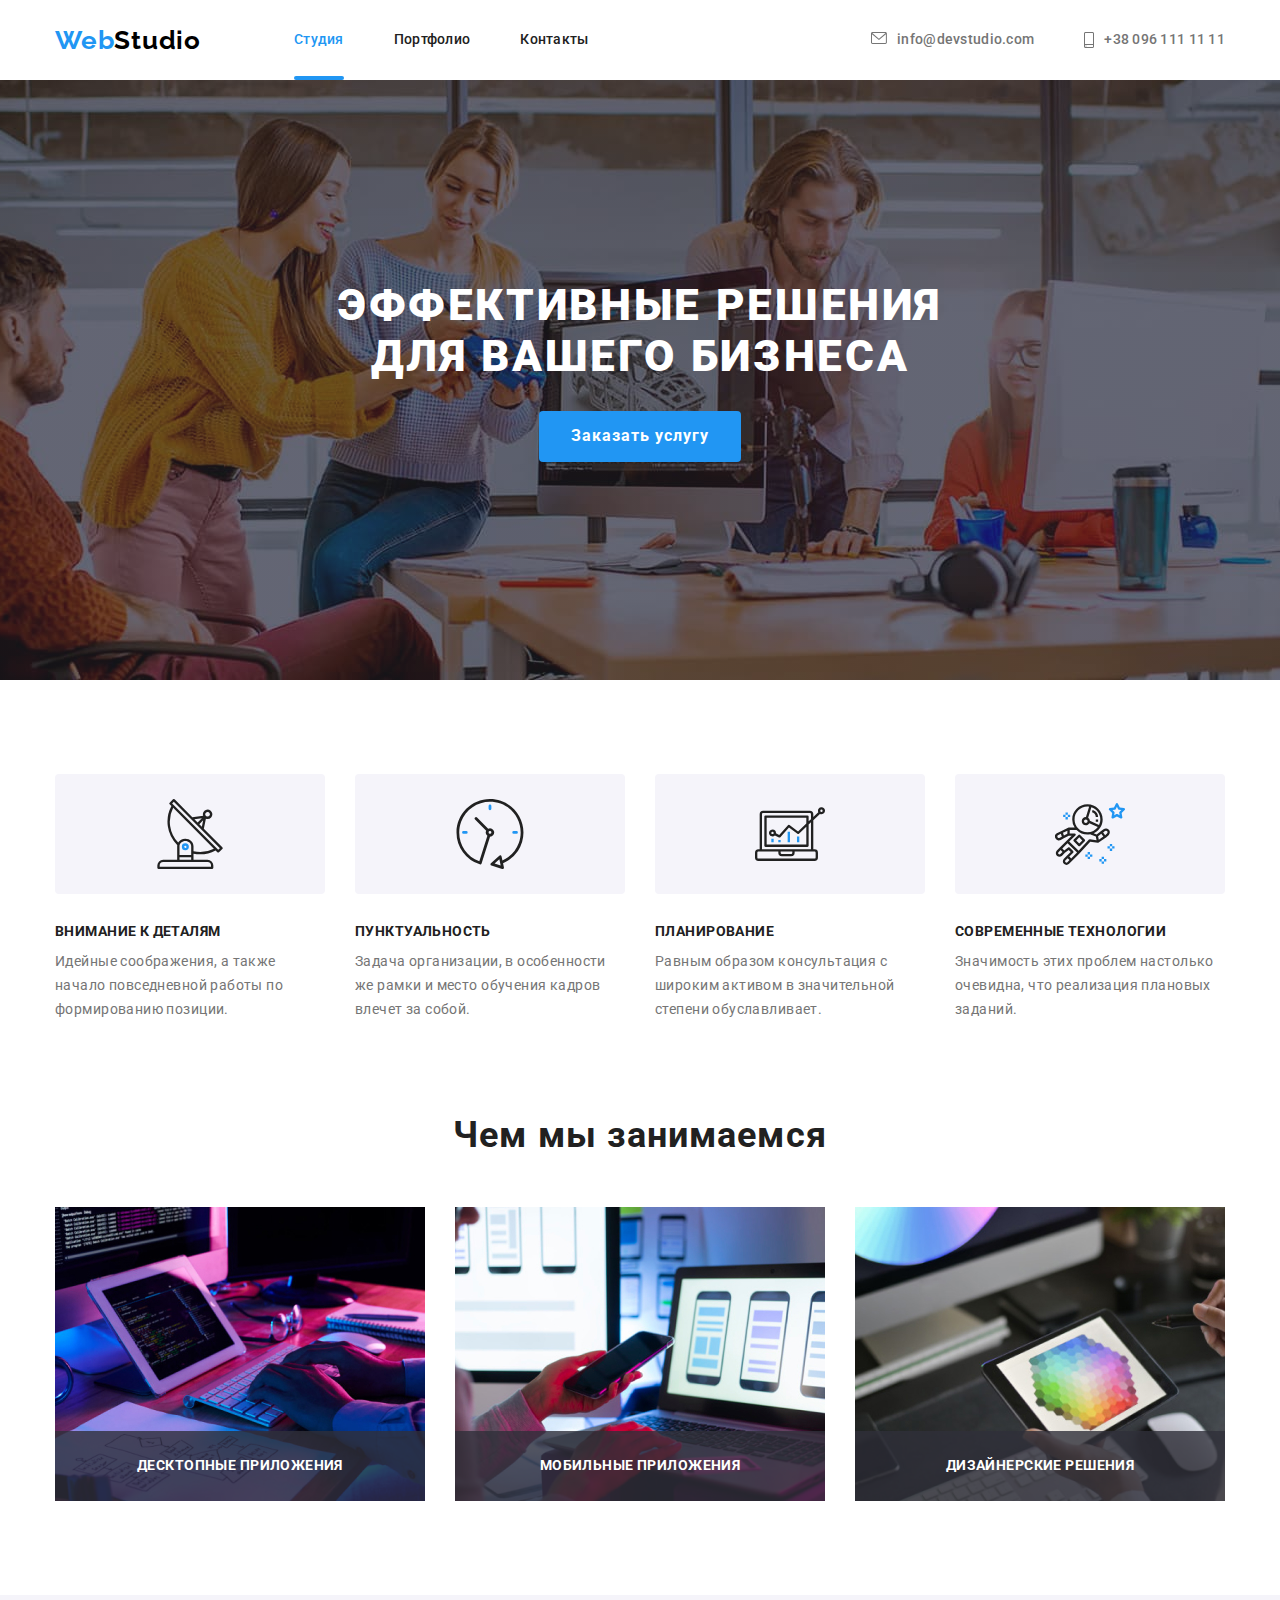
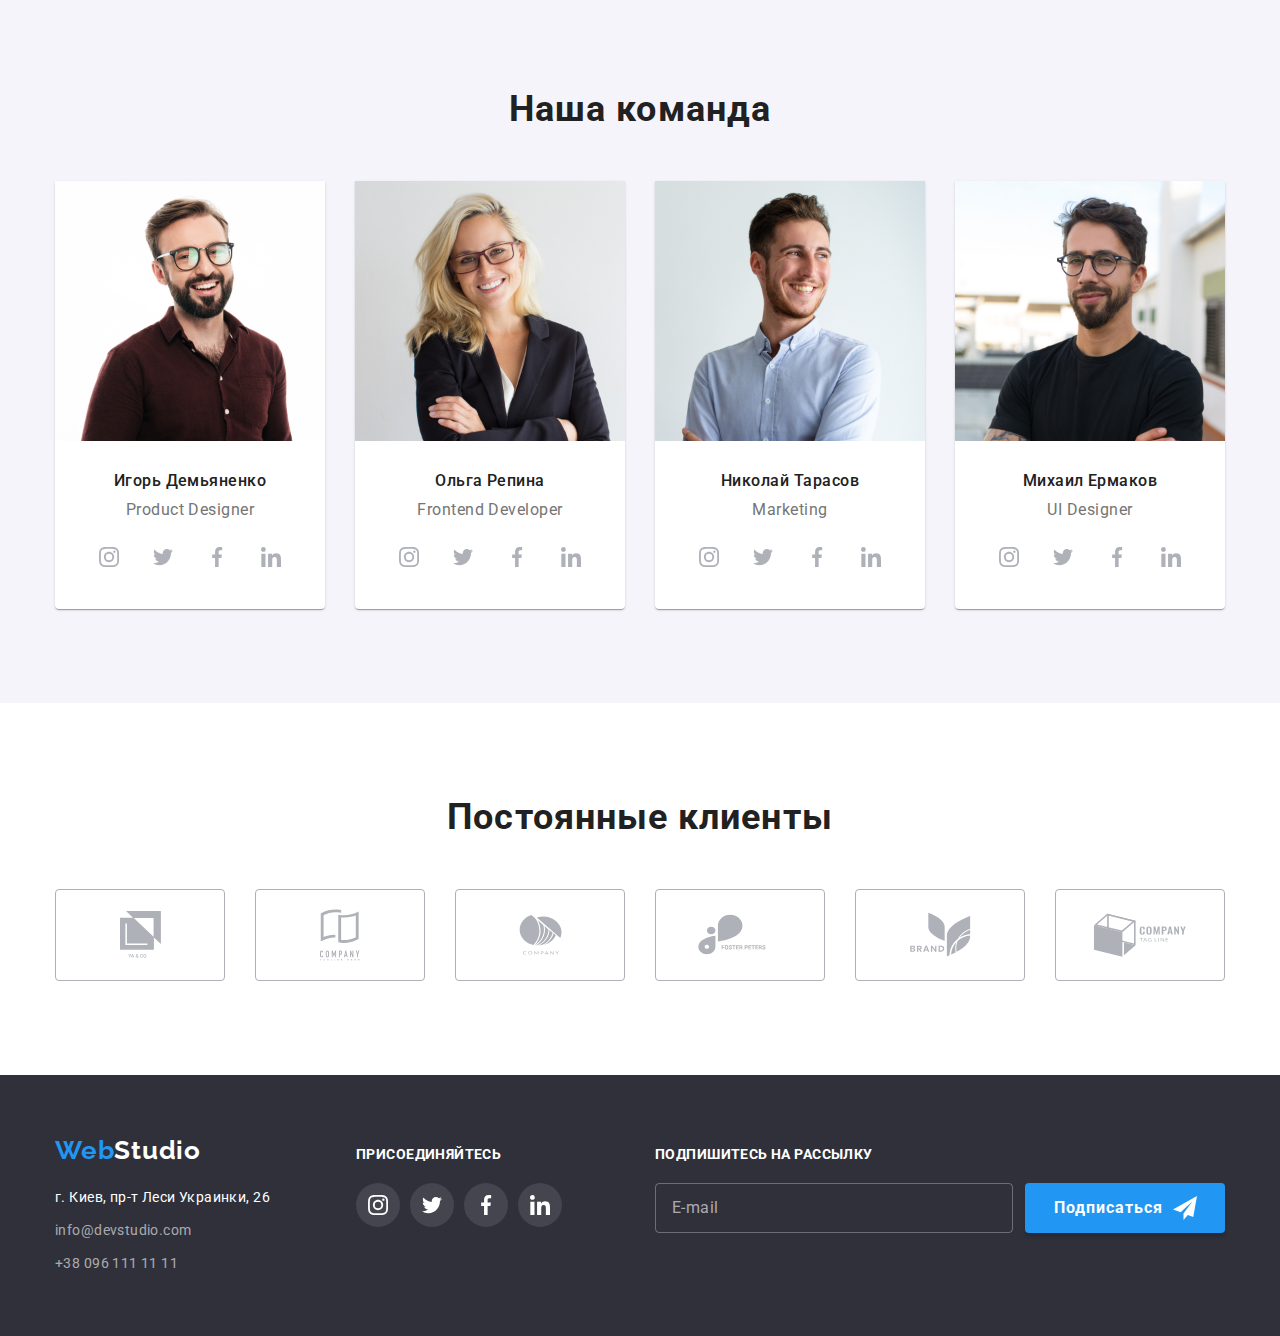
<file: index.html>
<!DOCTYPE html>
<html lang="ru">

<head>
    <meta charset="UTF-8">
    <meta http-equiv="X-UA-Compatible" content="IE=edge">
    <meta name="viewport" content="width=device-width, initial-scale=1.0">
    <title>Business</title>
    <link rel="preconnect" href="https://fonts.googleapis.com">
    <link rel="preconnect" href="https://fonts.gstatic.com" crossorigin>
    <link href="https://fonts.googleapis.com/css2?family=Raleway:wght@700&family=Roboto:wght@400;500;700;900&display=swap"
        rel="stylesheet">
    <link rel="stylesheet" href="https://cdnjs.cloudflare.com/ajax/libs/modern-normalize/1.1.0/modern-normalize.min.css" />
    <link rel="stylesheet" href="./css/style.css" />
</head>
 
<body>

    <!--Шапка сайта-->
    <header>
        <div class="container main-nav">
                <nav class="main-nav">
                    <a lang="en" href="" class="logo">
                        <span class="main-logo">Web</span><span class="secondary-logo">Studio</span>
                    </a>
                    <ul class="site-nav list">
                        <li class="item"><a href="./index.html" class="link current">Студия</a></li>
                        <li class="item"><a href="./portfolio.html" class="link">Портфолио</a></li>
                        <li class="item"><a href="" class="link">Контакты</a></li>
                    </ul>
                </nav>
                <div class="info">
                    <a href="mailto:info@devstudio.com" class="connect">
                        <svg class="icon-envelope" width=16 height=12>
                            <use href="./images/symbol-defs.svg#icon-envelope"></use>
                        </svg>
                        info@devstudio.com</a>
                    <a href="tel:+380961111111" class="connect last">
                        <svg class="icon-smartphone" width=10 height=16>
                            <use href="./images/symbol-defs.svg#icon-smartphone"></use>
                        </svg>+38 096 111 11 11</a>
                </div>
        </div>
    </header>
    <main>
        <!--Заказ-->
        <section class="hero overlay">
                <h1 class="hero-title">Эффективные решения для вашего бизнеса</h1>
                <button type="button" class="button primery" data-modal-open>Заказать услугу</button>
        </section>

        <!--Преимущества-->
        <section class="section">
            <div class="container">
                <ul class="feature list">
                    <li class="feature-item">
                        <div class="feature-background">
                            <svg width=70 height=70>
                                <use href="./images/symbol-defs.svg#icon-antenna"></use>
                            </svg>
                        </div>
                        <h3 class="title">Внимание к деталям</h3>
                        <p class="text-idea">Идейные соображения, а также начало повседневной работы по формированию позиции.</p>
                    </li>
                    <li class="feature-item">
                        <div class="feature-background">
                            <svg width=70 height=70>
                                <use href="./images/symbol-defs.svg#icon-clock"></use>
                            </svg>
                        </div>
                        <h3 class="title">Пунктуальность</h3>
                        <p class="text-idea">Задача организации, в особенности же рамки и место обучения кадров влечет за собой.</p>
                    </li>
                    <li class="feature-item">
                        <div class="feature-background">
                            <svg width=70 height=70>
                                <use href="./images/symbol-defs.svg#icon-diagram"></use>
                            </svg>
                        </div>
                        <h3 class="title">Планирование</h3>
                        <p class="text-idea">Равным образом консультация с широким активом в значительной степени обуславливает.</p>
                    </li>
                    <li class="feature-item">
                        <div class="feature-background">
                            <svg width=70 height=70>
                                <use href="./images/symbol-defs.svg#icon-astronaut"></use>
                            </svg>
                        </div>
                        <h3 class="title">Современные технологии</h3>
                        <p class="text-idea">Значимость этих проблем настолько очевидна, что реализация плановых заданий.</p>
                    </li>
                </ul>
            </div>
        </section>

        <!--Чем занимаемся-->
        <section class="section work">
            <div class="container">
                <h2 class="section-title">Чем мы занимаемся</h2>
                <ul class="list works">
                    <li class="pic">
                            <div class="work-image"> 
                                <img src="./images/box1.jpg" alt="Верстка сайтов" width="370"> 
                                <div class="work-title ">
                                    <h3 class="work-header">ДЕСКТОПНЫЕ ПРИЛОЖЕНИЯ</h3>
                                </div>
                                
                            </div>
                    </li>
                    <li class="pic">
                            <div class="work-image">
                                <img src="./images/box2.jpg" alt="Адаптация сайтов" width="370">
                                <div class="work-title ">
                                    <h3 class="work-header">МОБИЛЬНЫЕ ПРИЛОЖЕНИЯ</h3>
                                </div>
                                
                            </div>
                    </li>
                    <li class="pic">
                        <div class="work-image">
                            <img src="./images/box3.jpg" alt="Стилизирование сайтов" width="370">
                            <div class="work-title">
                                <h3 class="work-header">ДИЗАЙНЕРСКИЕ РЕШЕНИЯ</h3>
                            </div>
                            
                        </div>
                    </li>
                </ul>
            </div>
        </section>

        <!--Команда-->
        <section class="section team">
            <div class="container">
                <h2 class="section-title">Наша команда</h2>
                <ul class="team-list list">
                    <li class="team-item">
                            <img src="./images/igor.jpg" alt="Фото Игоря" width="270">
                        <div class="team-name">
                            <h3 class="team-hero">Игорь Демьяненко</h3>
                            <p lang="en" class="profession">Product Designer</p>
                            <ul class="team-icons">
                                <li>
                                    <a href="#" class="social-link">
                                        <svg class="icon-link" width="20px" height="20px">
                                            <use href="./images/symbol-defs.svg#icon-instagramm"></use>
                                        </svg>
                                    </a>
                                </li>
                                <li>
                                    <a href="#" class="social-link">
                                        <svg class="icon-link" width="20px" height="20px">
                                            <use href="./images/symbol-defs.svg#icon-twitter"></use>
                                        </svg>
                                    </a>
                                </li>
                                <li>
                                    <a href="#" class="social-link">
                                        <svg class="icon-link" width="20px" height="20px">
                                            <use href="./images/symbol-defs.svg#icon-facebook"></use>
                                        </svg>
                                    </a>
                                </li>
                                <li>
                                    <a href="#" class="social-link">
                                        <svg class="icon-link" width="20px" height="20px">
                                            <use href="./images/symbol-defs.svg#icon-linkedin"></use>
                                        </svg>
                                    </a>
                                </li>
                            </ul>
                        </div>
                    </li>
                    <li class="team-item">
                            <img src="./images/olga.jpg" alt="Фото Ольги" width="270">
                        <div class="team-name">
                            <h3 class="team-hero">Ольга Репина</h3>
                            <p lang="en" class="profession">Frontend Developer</p>
                            <ul class="team-icons">
                                <li>
                                    <a href="#" class="social-link">
                                        <svg class="icon-link" width="20px" height="20px">
                                            <use href="./images/symbol-defs.svg#icon-instagramm"></use>
                                        </svg>
                                    </a>
                                </li>
                                <li>
                                    <a href="#" class="social-link">
                                        <svg class="icon-link" width="20px" height="20px">
                                            <use href="./images/symbol-defs.svg#icon-twitter"></use>
                                        </svg>
                                    </a>
                                </li>
                                <li>
                                    <a href="#" class="social-link">
                                        <svg class="icon-link" width="20px" height="20px">
                                            <use href="./images/symbol-defs.svg#icon-facebook"></use>
                                        </svg>
                                    </a>
                                </li>
                                <li>
                                    <a href="#" class="social-link">
                                        <svg class="icon-link" width="20px" height="20px">
                                            <use href="./images/symbol-defs.svg#icon-linkedin"></use>
                                        </svg>
                                    </a>
                                </li>
                            </ul>
                        </div>
                    </li>
                    <li class="team-item">
                            <img src="./images/nikolay.jpg" alt="Фото Николая" width="270">
                        <div class="team-name">
                            <h3 class="team-hero">Николай Тарасов</h3>
                            <p lang="en" class="profession">Marketing</p>
                            <ul class="team-icons">
                                <li>
                                    <a href="#" class="social-link">
                                        <svg class="icon-link" width="20px" height="20px">
                                            <use href="./images/symbol-defs.svg#icon-instagramm"></use>
                                        </svg>
                                    </a>
                                </li>
                                <li>
                                    <a href="#" class="social-link">
                                        <svg class="icon-link" width="20px" height="20px">
                                            <use href="./images/symbol-defs.svg#icon-twitter"></use>
                                        </svg>
                                    </a>
                                </li>
                                <li>
                                    <a href="#" class="social-link">
                                        <svg class="icon-link" width="20px" height="20px">
                                            <use href="./images/symbol-defs.svg#icon-facebook"></use>
                                        </svg>
                                    </a>
                                </li>
                                <li>
                                    <a href="#" class="social-link">
                                        <svg class="icon-link" width="20px" height="20px">
                                            <use href="./images/symbol-defs.svg#icon-linkedin"></use>
                                        </svg>
                                    </a>
                                </li>
                            </ul>
                        </div>
                    </li>
                    <li class="team-item">
                            <img src="./images/mihail.jpg" alt="Фото Михаила" width="270">
                        <div class="team-name">
                            <h3 class="team-hero">Михаил Ермаков </h3>
                            <p lang="en" class="profession">UI Designer</p>
                            <ul class="team-icons">
                                <li>
                                    <a href="#" class="social-link">
                                        <svg class="icon-link" width="20px" height="20px">
                                            <use href="./images/symbol-defs.svg#icon-instagramm"></use>
                                        </svg>
                                    </a>
                                </li>
                                <li>
                                    <a href="#" class="social-link">
                                        <svg class="icon-link" width="20px" height="20px">
                                            <use href="./images/symbol-defs.svg#icon-twitter"></use>
                                        </svg>
                                    </a>
                                </li>
                                <li>
                                    <a href="#" class="social-link">
                                        <svg class="icon-link" width="20px" height="20px">
                                            <use href="./images/symbol-defs.svg#icon-facebook"></use>
                                        </svg>
                                    </a>
                                </li>
                                <li>
                                    <a href="#" class="social-link">
                                        <svg class="icon-link" width="20px" height="20px">
                                            <use href="./images/symbol-defs.svg#icon-linkedin"></use>
                                        </svg>
                                    </a>
                                </li>
                            </ul>
                        </div>
                    </li>
                </ul>
            </div>
        </section>
        <!--Клиенты-->
        <section class="section">
            <div class="container">
                <h2 class="section-title">Постоянные клиенты</h2>
                <ul class="clience-container  list">
                    <li>
                        <a href="#" class="clience-button">
                            <svg class="clience-link" width="41" height="47">
                                <use href="./images/symbol-defs.svg#icon-ya"> </use>
                            </svg>
                        </a>
                    </li>
                    <li>
                        <a href="#" class="clience-button">
                            <svg class="clience-link" width="40" height="52">
                                <use href="./images/symbol-defs.svg#icon-company"> </use>
                            </svg>
                        </a>
                    </li>
                    <li>
                        <a href="#" class="clience-button">
                            <svg class="clience-link" width="43" height="41">
                                <use href="./images/symbol-defs.svg#icon-object"> </use>
                            </svg>
                        </a>
                    </li>
                    <li>
                        <a href="#" class="clience-button">
                            <svg class="clience-link" width="84" height="41">
                                <use href="./images/symbol-defs.svg#icon-foster"> </use>
                            </svg>
                        </a>
                    </li>
                    <li>
                        <a href="#" class="clience-button">
                            <svg class="clience-link" width="63" height="45">
                                <use href="./images/symbol-defs.svg#icon-brand"> </use>
                            </svg>
                        </a>
                    </li>
                    <li>
                        <a href="#" class="clience-button">
                            <svg class="clience-link" width="94" height="44">
                                <use href="./images/symbol-defs.svg#icon-tag"> </use>
                            </svg>
                        </a>
                    </li>
                </ul>
            </div>

        </section>
    </main>

    <!--Footer-->
    <footer>
        <div class="container adress-information">
            <div>
                <a lang="en" href="" class="logo">
                    <span class="main-logo">Web</span><span class="secondary-item">Studio</span>
                </a>
                <address>
                    <p class="adress">
                        г. Киев, пр-т Леси Украинки, 26
                    </p>
                    <div class="adress-link">
                        <a href="mailto:info@devstudio.com" class="secondary-connect">info@devstudio.com</a>
                        <a href="tel:+380961111111" class="secondary-connect">+38 096 111 11 11</a>
                    </div>
                </address>
            </div>
            <div class="invite">
                <h3 class="invite-header">ПРИСОЕДИНЯЙТЕСЬ</h3>
                <ul class="invite-items list">
                    <li>
                        <a href="#" class="invite-link">
                            <svg class="icon-social" width="20px" height="20px">
                                <use href="./images/symbol-defs.svg#icon-instagramm"></use>
                            </svg>
                        </a>
                    </li>
                    <li>
                        <a href="#" class="invite-link">
                            <svg class="icon-social" width="20px" height="20px">
                                <use href="./images/symbol-defs.svg#icon-twitter"></use>
                            </svg>
                        </a>
                    </li>
                    <li>
                        <a href="#" class="invite-link">
                            <svg class="icon-social" width="20px" height="20px">
                                <use href="./images/symbol-defs.svg#icon-facebook"></use>
                            </svg>
                        </a>
                    </li>
                    <li>
                        <a href="#" class="invite-link">
                            <svg class="icon-social" width="20px" height="20px">
                                <use href="./images/symbol-defs.svg#icon-linkedin"></use>
                            </svg>
                        </a>
                    </li>
                </ul>

            </div>
            <form class="footer-form">
                <h3 class="invite-header">ПОДПИШИТЕСЬ НА РАССЫЛКУ</h3>
                <div class="footer-form-center">
                <input class="footer-form-input" type="email" name="name" placeholder="E-mail">
                <button class="footer-form-button" type="submit">Подписаться 
                    <svg class="footer-form-button-icon" width="24" height="24">
                        <use href="./images/modal-actives.svg#icon-icon-send"></use>
                    </svg>
                </button>
                </div>
            </form>
        </div>
        
    </footer>
    <div class="backdrop is-hidden" data-modal>
        <div class="modal">
            <button data-modal-close class="modal-close-button">
                <svg class="icon-close-button" width="11px" height="11px"> 
                    <use href="./images/close-button-modal.svg#icon-modal-close-button"></use>
                </svg>
            </button>
            <h2 class="modal-header">Оставьте свои данные, мы вам перезвоним</h2>
            <form class="form-modal">
                <div class="form-field">
                    <label for="name" class="modal-label">Имя</label>
                    <input type="text" name="name" id="name" class="form-input">
                    <svg class="form-field-icon" width="18" height="18">
                        <use href="./images/modal-actives.svg#icon-person-black-18dp-1"></use>
                    </svg>
                </div>

                <div class="form-field">
                    <label for="tel" class="modal-label">Телефон</label>
                    <input type="tel" name="tel" id="tel" class="form-input">
                    <svg class="form-field-icon" width="18" height="18">
                        <use href="./images/modal-actives.svg#icon-phone-black-18dp-1"></use>
                    </svg>
                 </div>

                <div class="form-field">
                    <label for="mail" class="modal-label">Почта</label>
                    <input type="mail" name="mail" id="mail" class="form-input">
                    <svg class="form-field-icon" width="18" height="18">
                        <use href="./images/modal-actives.svg#icon-email-black-18dp-1"></use>
                    </svg>
                </div>

                <div class="form-field last-field">
                    <label for="comment" class="modal-label">Коментарий</label>
                    <textarea  class="placeholder-area" name="text" id="comment" placeholder="Введите текст"></textarea>
                    
                </div>
                <label class="checkbox-label">
                    <input type="checkbox" name="" class="checkbox-modal">
                    <span class="checkbox-icon"></span>
                    Соглашаюсь с рассылкой и принимаю&#160;<a href="#">Условия
                        договора</a>    
                    </label>
                <button class="modal-button" type="submit">Отправить</button>
            </form>
        </div>
        
    </div>


    
    <script src="./js/modal.js"></script>
</body>
</html>
</file>
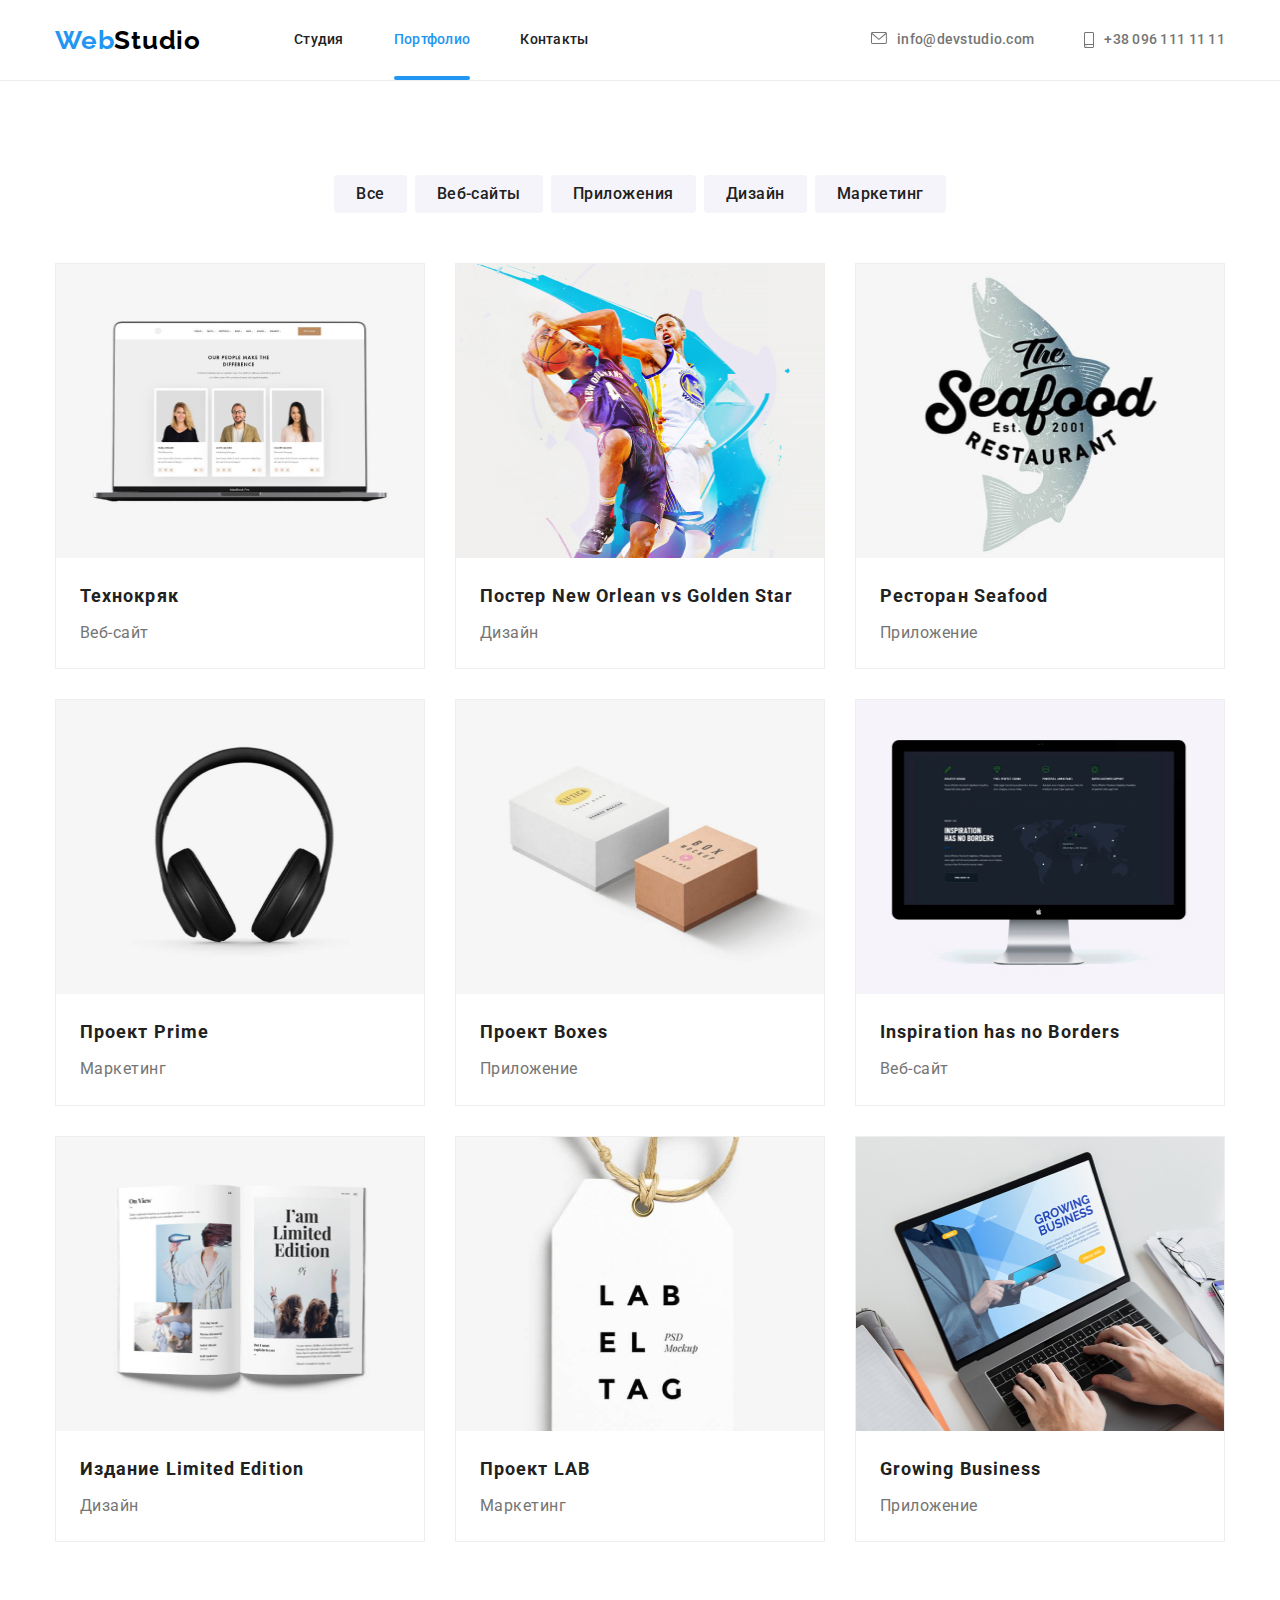
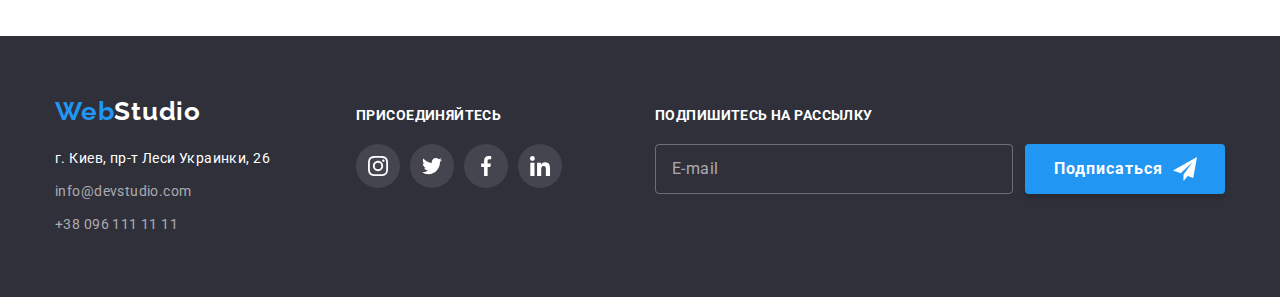
<file: portfolio.html>
<!DOCTYPE html>
<html lang="ru">

<head>
    <meta charset="UTF-8">
    <meta http-equiv="X-UA-Compatible" content="IE=edge">
    <meta name="viewport" content="width=device-width, initial-scale=1.0">
    <title>Business</title>
    <link rel="preconnect" href="https://fonts.googleapis.com">
    <link rel="preconnect" href="https://fonts.gstatic.com" crossorigin>
    <link href="https://fonts.googleapis.com/css2?family=Raleway:wght@700&family=Roboto:wght@400;500;700;900&display=swap"
        rel="stylesheet">
    <link rel="stylesheet" href="https://cdnjs.cloudflare.com/ajax/libs/modern-normalize/1.1.0/modern-normalize.min.css">
    <link rel="stylesheet" href="./css/style.css">
</head>

<body>

    <!--Шапка сайта-->
    <header class="border">
        <div class="container main-nav ">
            <nav class="main-nav">
                <a lang="en" href="" class="logo">
                    <span class="main-logo">Web</span><span class="secondary-logo">Studio</span>
                </a>
                <ul class="site-nav list">
                    <li class="item"><a href="./index.html" class="link">Студия</a></li>
                    <li class="item"><a href="./portfolio.html" class="link current">Портфолио</a></li>
                    <li class="item"><a href="" class="link">Контакты</a></li>
                </ul>
            </nav>
            <div class="info">
                <a href="mailto:info@devstudio.com" class="connect">
                    <svg class="icon-envelope" width=16 height=12>
                        <use href="./images/symbol-defs.svg#icon-envelope"></use>
                    </svg>
                    info@devstudio.com</a>
                <a href="tel:+380961111111" class="connect last">
                    <svg class="icon-smartphone" width=10 height=16>
                        <use href="./images/symbol-defs.svg#icon-smartphone"></use>
                    </svg>+38 096 111 11 11</a>
            </div>
        </div>
    </header>
    <main>
        <!--CARDS-->
        <section class="section">
            <div class="container benefits">

                <ul class="buttons list">
                    <li class="btn"><button type="button" class="button">Все</button></li>
                    <li class="btn"><button type="button" class="button">Веб-сайты</button></li>
                    <li class="btn"><button type="button" class="button">Приложения</button></li>
                    <li class="btn"><button type="button" class="button">Дизайн</button></li>
                    <li class="btn"><button type="button" class="button">Маркетинг</button></li>
                </ul>

                <ul class="card-set list">

                    <li class="card-set-item">
                        <a href="#" class="card-link">
                            <div class="card-thumb">
                                <img src="./images/portfolio/techno.jpg" alt="Ноутбук с фото наших сотрудников" width="370"
                                        height="294">
                                 <div class="card-overlay ">
                                     <p class="list">Технокряк это современная площадка распространения коронавируса. Компании используют эту платформу для цифрового
                                        шпионажа и атак на защищённые сервера конкурентов.</p>
                                 </div>
                            </div>
                                <div class="card-content">
                                    <h2 class="card-heading">Технокряк</h2>
                                    <p class="subtitle">Веб-сайт</p>
                                </div>
                         </a>  
                    </li>

                    <li class="card-set-item">
                        <a href="#" class="card-link">
                            <div class="card-thumb">
                                <img src="./images/portfolio/basket.jpg" alt="Двое баскетболистов в игре" width="370"
                                        height="294">
                                    <div class="card-overlay ">
                                        <p class="list">Технокряк это современная площадка распространения коронавируса. Компании используют эту платформу
                                            для цифрового
                                            шпионажа и атак на защищённые сервера конкурентов.</p>
                                    </div>
                            </div>
                            <div class="card-content">
                                <h2 class="card-heading">Постер New Orlean vs Golden Star</h2>
                                <p class="subtitle">Дизайн</p>
                            </div>
                        </a>  
                    </li>

                    <li class="card-set-item">
                        <a href="#" class="card-link">
                            <div class="card-thumb">
                                <img src="./images/portfolio/seafood.jpg" alt="Логотип ресторана в виде рыбы и название" width="370"
                                        height="294">
                                    <div class="card-overlay ">
                                        <p class="list">Технокряк это современная площадка распространения коронавируса. Компании используют эту платформу
                                            для цифрового
                                            шпионажа и атак на защищённые сервера конкурентов.</p>
                                    </div>
                            </div>
                            <div class="card-content">
                                <h2 class="card-heading">Ресторан Seafood</h2>
                                <p class="subtitle">Приложение</p>
                            </div>
                        </a>
                        
                    </li>

                    <li class="card-set-item">
                        <a href="#" class="card-link">
                            <div class="card-thumb">
                                <img src="./images/portfolio/prime.jpg" alt="Изображение наушников" width="370"
                                    height="294">
                                <div class="card-overlay ">
                                    <p class="list">Технокряк это современная площадка распространения коронавируса. Компании используют эту платформу
                                        для цифрового
                                        шпионажа и атак на защищённые сервера конкурентов.</p>
                                </div>
                            </div>
                            <div class="card-content">
                                <h2 class="card-heading">Проект Prime</h2>
                                <p class="subtitle">Маркетинг</p>
                            </div>
                        </a>   
                    </li>

                    <li class="card-set-item">
                        <a href="#" class="card-link">
                            <div class="card-thumb">
                            <img src="./images/portfolio/boxes.jpg" alt="Изображение двух коробок" width="370"
                                height="294">
                                <div class="card-overlay ">
                                    <p class="list">Технокряк это современная площадка распространения коронавируса. Компании используют эту платформу
                                        для цифрового
                                        шпионажа и атак на защищённые сервера конкурентов.</p>
                                </div>
                            </div>
                            <div class="card-content">
                                <h2 class="card-heading">Проект Boxes</h2>
                                <p class="subtitle">Приложение</p>
                            </div>
                        </a>
                        
                    </li>

                    <li class="card-set-item">
                        <a href="#" class="card-link">
                            <div class="card-thumb">
                                <img src="./images/portfolio/inspiration.jpg" alt="Монитор с надписью и картой" width="370"
                                    height="294">
                                <div class="card-overlay ">
                                    <p class="list">Технокряк это современная площадка распространения коронавируса. Компании используют эту платформу
                                        для цифрового
                                        шпионажа и атак на защищённые сервера конкурентов.</p>
                                </div>
                            </div>
                            <div class="card-content">
                                <h2 class="card-heading">Inspiration has no Borders</h2>
                                <p class="subtitle">Веб-сайт</p>
                            </div>
                        </a>   
                    </li>

                    <li class="card-set-item">
                        <a href="#" class="card-link">
                            <div class="card-thumb">
                                <img src="./images/portfolio/limited.jpg" alt="Раскрытая книга" width="370"
                                    height="294">
                                <div class="card-overlay ">
                                    <p class="list">Технокряк это современная площадка распространения коронавируса. Компании используют эту платформу
                                        для цифрового
                                        шпионажа и атак на защищённые сервера конкурентов.</p>
                                </div>
                            </div>
                            <div class="card-content">
                                <h2 class="card-heading">Издание Limited Edition</h2>
                                <p class="subtitle">Дизайн</p>
                            </div>
                        </a>
                    </li>

                    <li class="card-set-item">
                        <a href="#" class="card-link">
                            <div class="card-thumb">
                                <img src="./images/portfolio/lab.jpg" alt="Лейба" width="370"
                                height="294">
                                <div class="card-overlay ">
                                    <p class="list">Технокряк это современная площадка распространения коронавируса. Компании используют эту платформу
                                        для цифрового
                                        шпионажа и атак на защищённые сервера конкурентов.</p>
                                </div>
                            </div>
                            <div class="card-content">
                                <h2 class="card-heading">Проект LAB</h2>
                                <p class="subtitle">Маркетинг</p>
                            </div>
                        </a>
                    </li>

                    <li class="card-set-item">
                        <a href="#" class="card-link">
                            <div class="card-thumb">
                                 <img src="./images/portfolio/growing.jpg" alt="Работа на ноутбуке" width="370"
                                    height="294">
                                <div class="card-overlay ">
                                    <p class="list">Технокряк это современная площадка распространения коронавируса. Компании используют эту платформу
                                        для цифрового
                                        шпионажа и атак на защищённые сервера конкурентов.</p>
                                </div>
                             </div>
                            <div class="card-content">
                                <h2 class="card-heading">Growing Business</h2>
                                <p class="subtitle">Приложение</p>
                            </div>
                        </a>
                    </li>
                </ul>
            </div>
        </section>
    </main>

    <!--Footer-->
    <footer>
        <div class="container adress-information">
            <div>
                <a lang="en" href="" class="logo">
                    <span class="main-logo">Web</span><span class="secondary-item">Studio</span>
                </a>
                <address>
                    <p class="adress">
                        г. Киев, пр-т Леси Украинки, 26
                    </p>
                    <div class="adress-link">
                        <a href="mailto:info@devstudio.com" class="secondary-connect">info@devstudio.com</a>
                        <a href="tel:+380961111111" class="secondary-connect">+38 096 111 11 11</a>
                    </div>
                </address>
            </div>
            <div class="invite">
                <h3 class="invite-header">ПРИСОЕДИНЯЙТЕСЬ</h3>
                <ul class="invite-items list">
                    <li>
                        <a href="#" class="invite-link">
                            <svg class="icon-social" width="20px" height="20px">
                                <use href="./images/symbol-defs.svg#icon-instagramm"></use>
                            </svg>
                        </a>
                    </li>
                    <li>
                        <a href="#" class="invite-link">
                            <svg class="icon-social" width="20px" height="20px">
                                <use href="./images/symbol-defs.svg#icon-twitter"></use>
                            </svg>
                        </a>
                    </li>
                    <li>
                        <a href="#" class="invite-link">
                            <svg class="icon-social" width="20px" height="20px">
                                <use href="./images/symbol-defs.svg#icon-facebook"></use>
                            </svg>
                        </a>
                    </li>
                    <li>
                        <a href="#" class="invite-link">
                            <svg class="icon-social" width="20px" height="20px">
                                <use href="./images/symbol-defs.svg#icon-linkedin"></use>
                            </svg>
                        </a>
                    </li>
                </ul>
        
            </div>
            <form class="footer-form">
                <h3 class="invite-header">ПОДПИШИТЕСЬ НА РАССЫЛКУ</h3>
                <div class="footer-form-center">
                    <input class="footer-form-input" type="email" name="name" placeholder="E-mail">
                    <button class="footer-form-button" type="submit">Подписаться
                        <svg class="footer-form-button-icon" width="24" height="24">
                            <use href="./images/modal-actives.svg#icon-icon-send"></use>
                        </svg>
                    </button>
                </div>
            </form>
        </div>
    </footer>
</body>

</html>
</file>
<file: css/style.css>
:root {
  --primery-text-color: #757575;
  --title-text-color: #212121;
  --accent-color: #2196f3;
  --primery-bcg-color: #ffffff;
  --card-set-gap: 30px;
  --card-shadow: 0px 2px 1px -1px rgba(0, 0, 0, 0.2),
    0px 1px 1px 0px rgba(0, 0, 0, 0.14), 0px 1px 3px 0px rgba(0, 0, 0, 0.12);
  --hero-gradient: rgba(47, 48, 58, 0.4);
  --drop-shadow: 0px 1px 1px rgba(0, 0, 0, 0.12),
    0px 4px 4px rgba(0, 0, 0, 0.06), 1px 4px 6px rgba(0, 0, 0, 0.16);
}

body {
  color: var(--primery-text-color);
  background-color: var(--primery-bcg-color);
  font-family: Roboto, sans-serif;
}

img {
  display: block;
  max-width: 100%;
}
a {
  text-decoration: none;
}

button {
  cursor: pointer;
}
/*УТИЛИТЫ*/

.list {
  padding: 0;
  margin: 0;
  list-style: none;
}

/*HEADER*/

.container {
  width: 1200px;
  padding-left: 15px;
  padding-right: 15px;
  margin-left: auto;
  margin-right: auto;
}
.logo {
  font-family: Raleway, sans-serif;
  font-weight: 700;
  font-size: 26px;
  line-height: 1.19;
  letter-spacing: 0.03em;
  text-decoration: none;
}
.main-logo {
  color: var(--accent-color);
}
.secondary-logo {
  color: #000000;
}

/*MAIN-NAV*/

.main-nav {
  display: flex;
  align-items: center;
}

/*BUTTON*/

.button {
  font-family: inherit;
  color: var(--title-text-color);
  background-color: #f5f4fa;
  border-radius: 4px;
  border: none;
}
.button.primery {
  padding: 10px 32px;

  color: var(--primery-bcg-color);
  background-color: var(--accent-color);
  font-family: inherit;
  font-weight: 700;
  font-size: 16px;
  line-height: 1.9;
  letter-spacing: 0.06em;
}

.buttons .button {
  padding: 6px 22px;

  font-weight: 500;
  font-size: 16px;
  line-height: 1.62;
  text-align: center;
  letter-spacing: 0.03em;
  transition: color 250ms cubic-bezier(0.4, 0, 0.2, 1),
    background-color 250ms cubic-bezier(0.4, 0, 0.2, 1),
    box-shadow 250ms cubic-bezier(0.4, 0, 0.2, 1);
}

.buttons .btn:not(:last-child) {
  margin-right: 8px;
}

.buttons {
  margin-bottom: 50px;
  display: flex;
  justify-content: center;
}

.buttons .button:hover,
.button:focus {
  color: var(--primery-bcg-color);
  background-color: var(--accent-color);
  box-shadow: var(--drop-shadow);
}

/*NAVIGATION*/

.site-nav {
  display: flex;
  margin-left: 93px;
}

.site-nav .item:not(:last-child) {
  margin-right: 50px;
}

.site-nav .link {
  position: relative;

  display: block;
  padding-top: 32px;
  padding-bottom: 32px;
  color: var(--title-text-color);
  font-weight: 500;
  font-size: 14px;
  line-height: 1.14;
  letter-spacing: 0.02em;
  text-decoration: none;

  transition: color 250ms cubic-bezier(0.4, 0, 0.2, 1);
}
.site-nav .link:hover,
.site-nav .link:focus {
  color: var(--accent-color);
}
.site-nav .link.current {
  color: var(--accent-color);
}

.link.current::after {
  content: " ";
  display: block;
  bottom: 0;
  left: 0;

  position: absolute;

  width: 100%;
  height: 4px;
  border-radius: 2px;
  background-color: var(--accent-color);
}

/*CONNECT*/

.connect {
  color: var(--primery-text-color);
  font-style: normal;
  font-weight: 500;
  font-size: 14px;
  line-height: 1.14;
  letter-spacing: 0.02em;
  text-decoration: none;
  display: inline-flex;

  transition: color 250ms cubic-bezier(0.4, 0, 0.2, 1);
}

.connect:hover,
.connect:focus {
  color: var(--accent-color);
  fill: var(--accent-color);
}
.connect.last {
  margin-left: 50px;
}

.icon-envelope {
  margin-right: 10px;
  fill: currentColor;
}

.icon-envelope:hover {
  fill: var(--accent-color);
}

.icon-smartphone {
  margin-right: 10px;
  fill: currentColor;
}

.icon-smartphone:hover {
  fill: var(--accent-color);
}

/*INFO*/

.info {
  margin-left: auto;
  display: inline-flex;
}

/*HERO*/

.hero {
  padding-top: 200px;
  padding-bottom: 200px;
  text-align: center;
  margin-bottom: 0;
}
.hero-title {
  margin-left: auto;
  margin-right: auto;
  margin-top: 0;
  margin-bottom: 30px;

  color: var(--primery-bcg-color);
  font-weight: 900;
  font-size: 44px;
  letter-spacing: 0.06em;
  text-transform: uppercase;
  width: 696px;
}

.overlay {
  max-width: 1600px;
  height: 600px;
  margin-left: auto;
  margin-right: auto;
  background-image: linear-gradient(
      to right,
      rgba(47, 48, 58, 0.4),
      rgba(47, 48, 58, 0.4)
    ),
    url("../images/bgd-img.jpg");
  background-repeat: no-repeat;
  background-position: center;
  background-size: cover;
}

/*СЕКЦИИ*/

.section {
  padding-top: 94px;
  padding-bottom: 94px;
}

.section-title {
  margin-top: 0px;
  margin-bottom: 50px;

  color: var(--title-text-color);
  font-weight: 700;
  font-size: 36px;
  line-height: 1.16;
  text-align: center;
  letter-spacing: 0.03em;
}

/*ПРЕИМУЩЕСТВА*/

.feature {
  display: flex;
}

.feature-item {
  flex-basis: calc(100% / 4);
}

.feature-item:not(:last-child) {
  margin-right: 30px;
}

.title {
  margin-top: 0;
  margin-bottom: 10px;

  color: var(--title-text-color);
  font-weight: 700;
  font-size: 14px;
  line-height: 1.14;
  letter-spacing: 0.03em;
  text-transform: uppercase;
}

.text-idea {
  margin-top: 0;
  margin-bottom: 0;

  color: var(--primery-text-color);
  font-weight: 400;
  font-size: 14px;
  line-height: 1.7;
  letter-spacing: 0.03em;
}

.feature-background {
  height: 120px;
  display: flex;
  justify-content: center;
  align-items: center;
  background-color: #f5f4fa;
  border-radius: 4px;
  margin-bottom: 30px;
}

/*ЧЕМ ЗАНИМАЕМСЯ*/

.work-image {
  position: relative;
}

.work-title {
  position: absolute;
  bottom: 0;
  width: 100%;
  height: 70px;
  background-color: rgba(47, 48, 58, 0.8);
  padding-top: 27px;
  padding-bottom: 27px;
}

.work-header {
  margin-top: 0;
  margin-bottom: 0;
  font-weight: bold;
  font-size: 14px;
  line-height: 1.14;
  text-align: center;
  letter-spacing: 0.03em;
  color: var(--primery-bcg-color);
}

.section.work {
  padding-top: 0;
}

.works {
  display: flex;
}

.pic:not(:last-child) {
  margin-right: 30px;
}

/*Команда*/
.team {
  background-color: #f5f4fa;
}

.team-list {
  display: flex;
}

.team-list > .team-item:not(:last-child) {
  margin-right: 30px;
}

.team-item {
  box-shadow: var(--card-shadow);
  border-radius: 0px 0px 4px 4px;
  background-color: var(--primery-bcg-color);
}

.team-icons {
  margin-top: 16px;
  list-style: none;
  display: flex;
  justify-content: space-between;
  padding-left: 32px;
  padding-right: 32px;
}

.social-link:hover,
.social-link:focus {
  fill: #fff;
  background-color: var(--accent-color);
  border-radius: 50%;
}

.social-link {
  width: 44px;
  height: 44px;
  display: flex;
  align-items: center;
  justify-content: center;
  fill: #afb1b8;
  background-color: var(--primery-bcg-color);
  border-radius: 50%;
  transition: fill 250ms cubic-bezier(0.4, 0, 0.2, 1),
    background-color 250ms cubic-bezier(0.4, 0, 0.2, 1);
}

.team-item .profession {
  margin-bottom: 0;
  margin-top: 10px;

  font-weight: 400;
  font-size: 16px;
  line-height: 1.2;
  letter-spacing: 0.03em;
  text-align: center;
}

.team-hero {
  margin-top: 0;
  margin-bottom: 0;
  font-weight: 500;
  color: var(--title-text-color);
  font-size: 16px;
  line-height: 1.2;
  letter-spacing: 0.03em;
  text-align: center;
}

.team-name {
  padding-top: 30px;
  padding-bottom: 30px;
}

/*КЛИЕНТЫ*/

.clience-container {
  display: flex;
  justify-content: space-between;
}

.clience-button {
  width: 170px;
  height: 92px;
  display: flex;
  align-items: center;
  justify-content: center;
  border: 1px solid #afb1b8;
  border-radius: 4px;
  transition: fill 250ms cubic-bezier(0.4, 0, 0.2, 1);
}

.clience-link {
  fill: #afb1b8;
  transition: fill 250ms cubic-bezier(0.4, 0, 0.2, 1);
}

.clience-button:hover .clience-link,
.clience-button:focus .clience-link {
  fill: var(--accent-color);
}

.clience-button:hover,
.clience-button:focus {
  border: 1px solid var(--accent-color);
}

/*FOOTER*/
footer {
  padding-top: 60px;
  padding-bottom: 60px;
  background-color: #2f303a;
}

.secondary-item {
  color: var(--primery-bcg-color);
}

.adress-information {
  display: flex;
}

.adress {
  margin-top: 20px;
  margin-bottom: 0;
  color: var(--primery-bcg-color);
  font-style: normal;
  font-weight: 400;
  font-size: 14px;
  line-height: 1.7;
  letter-spacing: 0.03em;
  width: 231px;
}

.adress-link {
  display: flex;
  flex-direction: column;
}

.secondary-connect:hover,
.secondary-connect:focus {
  color: var(--accent-color);
}

.secondary-connect {
  margin-top: 9px;
  color: rgba(255, 255, 255, 0.6);
  font-family: Roboto, sans-serif;
  font-style: normal;
  font-weight: normal;
  font-size: 14px;
  line-height: 1.71;
  letter-spacing: 0.03em;
  text-decoration: none;
  transition: color 250ms cubic-bezier(0.4, 0, 0.2, 1);
}

.invite {
  display: flex;
  flex-direction: column;
  margin-left: 70px;
  margin-top: 12px;
  width: 206px;
}

.invite-items {
  display: flex;
  justify-content: space-between;
  margin-top: 20px;
}

.invite-header {
  margin: 0;
  padding: 0;
  font-weight: bold;
  font-size: 14px;
  line-height: 1.14;
  letter-spacing: 0.03em;
  color: var(--primery-bcg-color);
}

.invite-link {
  width: 44px;
  height: 44px;
  display: flex;
  align-items: center;
  justify-content: center;
  fill: #fff;
  background-color: rgba(255, 255, 255, 0.1);
  border-radius: 50%;
  transition: background-color 250ms cubic-bezier(0.4, 0, 0.2, 1);
}

.invite-link:hover,
.invite-link:focus {
  background-color: var(--accent-color);
  border-radius: 50%;
}

.icon-social {
  fill: #fff;
}

.footer-form {
  margin-top: 12px;
  margin-left: 93px;
}

.footer-form-input {
  margin-top: 20px;
  padding: 0 0 0 16px;
  width: 358px;
  height: 50px;
  border: 1px solid rgba(255, 255, 255, 0.3);
  border-radius: 4px;
  background-color: transparent;
  color: var(--primery-bcg-color);
}

.footer-form-input:focus {
  border: 1px solid #2196f3;
  outline: none;
}

.footer-form-input::placeholder {
  font-size: 16px;
  line-height: 1.25;
  letter-spacing: 0.03em;
  color: rgba(255, 255, 255, 0.6);
}

.footer-form-center {
  display: flex;
  justify-content: center;
}

.footer-form-button {
  margin-top: 20px;
  margin-left: 12px;
  position: relative;
  padding: 10px 62px 10px 29px;
  width: 200px;
  height: 50px;
  font-weight: bold;
  font-size: 16px;
  line-height: 1.87;
  letter-spacing: 0.06em;
  color: var(--primery-bcg-color);

  background-color: var(--accent-color);
  box-shadow: 0px 4px 4px rgba(0, 0, 0, 0.15);
  border-radius: 4px;
  border: none;
}

.footer-form-button-icon {
  position: absolute;
  top: 13px;
  right: 28px;
}

/*MODAL*/

.backdrop {
  position: fixed;
  top: 0;
  left: 0;
  width: 100%;
  height: 100%;
  background-color: rgba(0, 0, 0, 0.2);
  opacity: 1;

  transition: opacity 250ms cubic-bezier(0.4, 0, 0.2, 1);
}

.backdrop.is-hidden {
  opacity: 0;
  pointer-events: none;
}

.backdrop.is-hidden .modal {
  transform: translate(-50%, -50%) scale(0.9);
}

.modal {
  position: absolute;
  top: 50%;
  left: 50%;

  padding: 40px;
  width: 528px;
  height: 581px;
  background-color: var(--primery-bcg-color);
  box-shadow: 0px 1px 3px rgba(0, 0, 0, 0.12), 0px 1px 1px rgba(0, 0, 0, 0.14),
    0px 2px 1px rgba(0, 0, 0, 0.2);
  border-radius: 4px;

  transform: translate(-50%, -50%) scale(1);

  transition: transform 250ms cubic-bezier(0.4, 0, 0.2, 1);
}

.modal-close-button {
  position: absolute;
  display: flex;
  align-items: center;
  justify-content: center;
  top: 8px;
  right: 8px;
  width: 30px;
  height: 30px;
  border: 1px solid rgba(0, 0, 0, 0.1);
  background-color: var(--primery-bcg-color);
  border-radius: 50%;
  transition: 250ms cubic-bezier(0.4, 0, 0.2, 1);
}

.modal-close-button:hover .icon-close-button,
.modal-close-button:focus .icon-close-button {
  fill: var(--accent-color);
}

.modal-close-button:focus {
  outline: none;
  border-color: var(--accent-color);
}

.modal-header {
  margin-top: 0;
  margin-bottom: 12px;
  font-weight: bold;
  font-size: 20px;
  line-height: 1.15;
  text-align: center;
  letter-spacing: 0.03em;
  color: var(--title-text-color);
}

.modal-label {
  margin-bottom: 4px;
  font-size: 12px;
  line-height: 1.16;
  letter-spacing: 0.01em;
  color: var(--primery-text-color);
}

.form-field {
  margin-bottom: 10px;
}

.form-field {
  position: relative;
  display: flex;
  flex-direction: column;
}

.form-field.last-field {
  margin-bottom: 0;
}

.form-input {
  margin: 0;
  padding: 12px 12px 12px 42px;
  border: 1px solid rgba(33, 33, 33, 0.2);
  border-radius: 4px;
  transition: 250ms cubic-bezier(0.4, 0, 0.2, 1);
}

.form-input:focus {
  border: 1px solid #2196f3;
  outline: none;
}

.form-input:focus + .form-field-icon {
  fill: var(--accent-color);
}

.placeholder-area {
  height: 120px;
  padding: 12px;
  font-size: 14px;
  line-height: 1.14;
  letter-spacing: 0.01em;

  border: 1px solid rgba(33, 33, 33, 0.2);
  border-radius: 4px;
  resize: none;
}

.placeholder-area:focus {
  border: 1px solid #2196f3;
  outline: none;
}

.placeholder-area::placeholder {
  color: rgba(117, 117, 117, 0.5);
}

.form-field-icon {
  position: absolute;
  top: 50%;
  left: 12px;
}

.checkbox-modal {
  position: absolute;
  width: 1px;
  height: 1px;
  margin: -1px;
  border: 0;
  padding: 0;
  clip: rect(0 0 0 0);
  overflow: hidden;
}

.checkbox-label {
  display: flex;
  align-items: center;
  margin-top: 20px;
  font-size: 14px;
  line-height: 1.71;
  letter-spacing: 0.03em;
  color: var(--primery-text-color);
}

.checkbox-label a {
  color: var(--accent-color);
  text-decoration-line: underline;
}

.checkbox-modal:checked + .checkbox-icon {
  background-color: var(--accent-color);
  border: transparent;
  background-image: url("../images/checkbox.svg");
  background-size: contain;
  background-origin: border-box;
}

.checkbox-icon {
  display: inline-block;
  margin-right: 7px;
  width: 16px;
  height: 15px;
  border: 2px solid #212121;
  border-radius: 4px;
}

.modal-button {
  position: absolute;
  bottom: 40px;
  left: 164px;

  padding: 10px 55px 10px 56px;
  font-weight: bold;
  font-size: 16px;
  line-height: 1.87;
  display: flex;
  align-items: center;
  text-align: center;
  letter-spacing: 0.06em;
  color: #ffffff;
  background-color: var(--accent-color);
  box-shadow: 0px 4px 4px rgba(0, 0, 0, 0.15);
  border-radius: 4px;
  border: none;
}

/*PORTFOLIO*/

.border {
  border-bottom: 1px solid #ececec;
}

.card-heading {
  margin-top: 0;
  margin-bottom: 4px;

  color: var(--title-text-color);
  font-weight: 700;
  font-size: 18px;
  line-height: 2;
  letter-spacing: 0.06em;
}

.card-set-item .subtitle {
  margin-top: 0;
  margin-bottom: 0;

  color: var(--primery-text-color);
  font-weight: 400;
  font-size: 16px;
  line-height: 1.9;
  letter-spacing: 0.03em;
}
.card-link {
  text-decoration: none;
  display: block;
}

.card-set {
  display: flex;
  flex-wrap: wrap;

  margin-left: calc(-1 * var(--card-set-gap));
  margin-top: calc(-1 * var(--card-set-gap));
}

.card-set > .card-set-item {
  flex-basis: calc(100% / 3 - var(--card-set-gap));

  margin-left: var(--card-set-gap);
  margin-top: var(--card-set-gap);

  border: 1px solid #eeeeee;
}

.card-content {
  padding: 20px 24px;
}

.card-thumb {
  position: relative;
  overflow: hidden;
}

.card-overlay {
  width: 100%;
  height: 100%;
  position: absolute;
  background-color: rgba(33, 150, 243, 0.9);
  top: 100%;
  left: 0;

  padding: 63px 24px;
  font-size: 18px;
  line-height: 1.56;
  letter-spacing: 0.03em;
  color: #ffffff;

  transition: transform 250ms cubic-bezier(0.4, 0, 0.2, 1);
}
.card-set-item {
  transition: box-shadow 250ms cubic-bezier(0.4, 0, 0.2, 1);
}

.card-link:hover .card-overlay,
.card-link:focus .card-overlay {
  transform: translateY(-100%);
}

.card-link:hover,
.card-link:focus {
  box-shadow: var(--drop-shadow);
}
</file>
